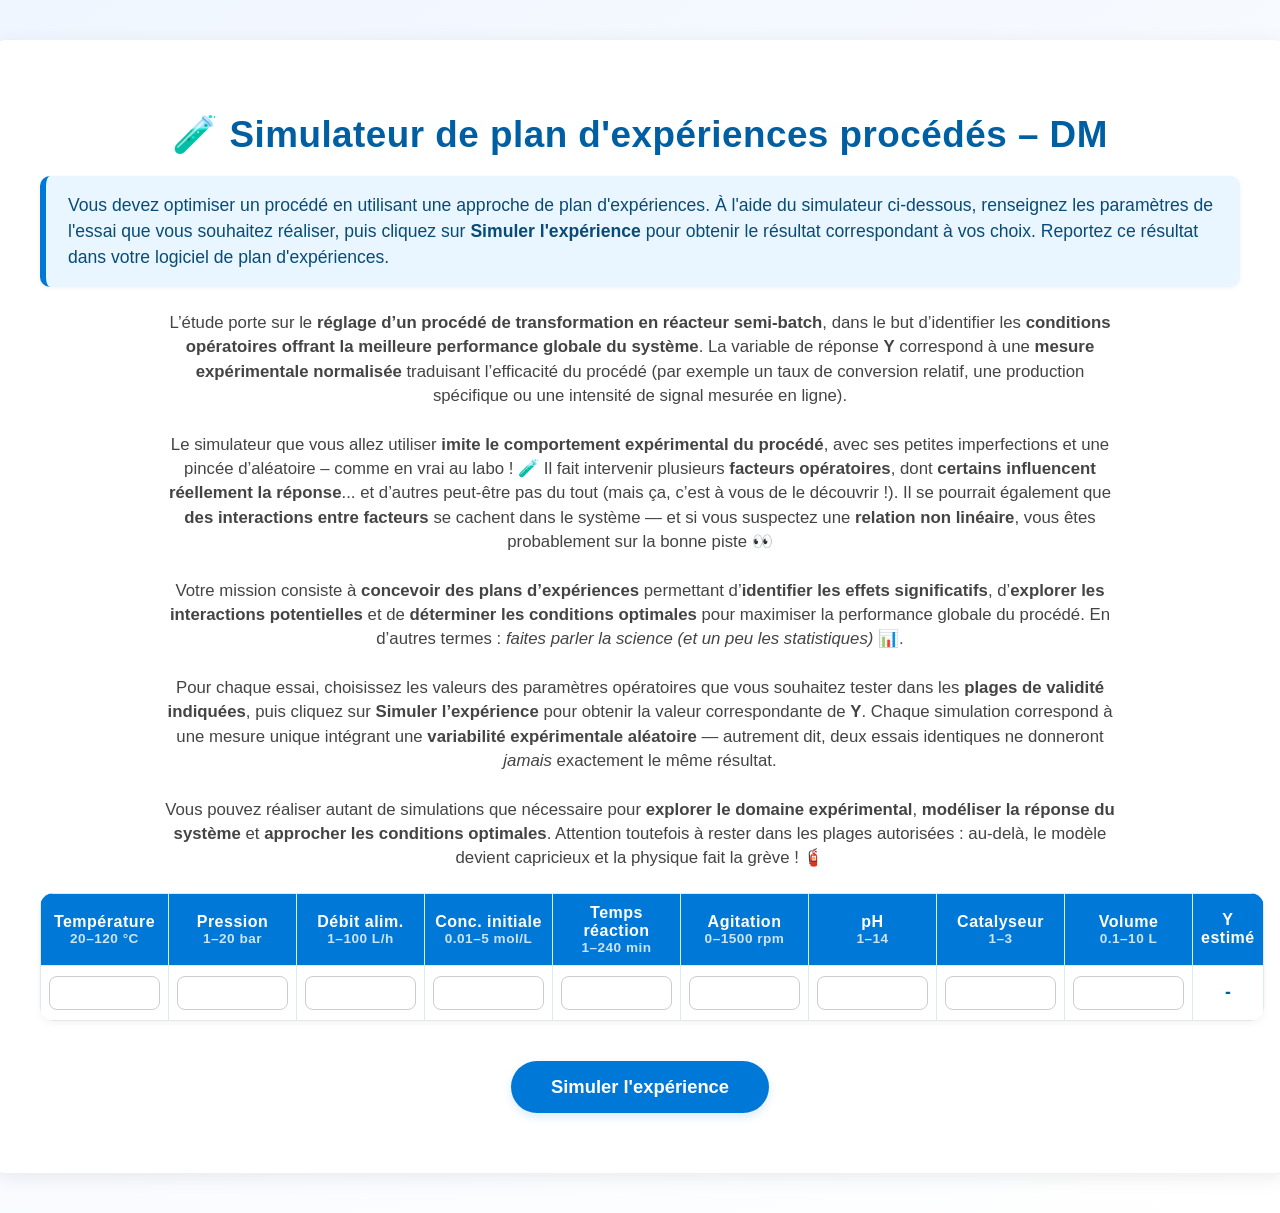
<file: index.html>
<!DOCTYPE html>
<html lang="fr">
<head>
  <meta charset="UTF-8">
  <title>🧪 Simulateur de plan d'expériences – DM </title>
  <meta name="viewport" content="width=device-width, initial-scale=1">
  <style>
    :root {
      --primary: #0078d7;
      --primary-dark: #005fa3;
      --bg: #f5f9fc;
      --table-bg: #fff;
      --text: #1b2a3a;
      --border: #e2e8f0;
      --shadow: 0 4px 20px rgba(0,0,0,0.08);
      --radius: 14px;
    }

    body {
      font-family: "Segoe UI", Roboto, Arial, sans-serif;
      background: linear-gradient(145deg, #f0f6ff, #ffffff);
      margin: 0;
      color: var(--text);
      min-height: 100vh;
      display: flex;
      justify-content: center;
      align-items: flex-start;
      padding: 40px 10px;
    }

    .container {
      background: var(--table-bg);
      box-shadow: var(--shadow);
      border-radius: var(--radius);
      width: 100%;
      max-width: 1200px;
      padding: 48px 48px 60px;
      animation: fadeIn 0.6s ease-out;
    }

    @keyframes fadeIn {
      from { opacity: 0; transform: translateY(10px); }
      to { opacity: 1; transform: translateY(0); }
    }

    h1 {
      text-align: center;
      color: var(--primary-dark);
      font-size: 2.3rem;
      margin-bottom: 20px;
      letter-spacing: 0.5px;
    }

    .objectif {
      background: #eaf6ff;
      color: #084b76;
      border-left: 6px solid var(--primary);
      padding: 16px 22px;
      border-radius: 10px;
      font-size: 1.1rem;
      line-height: 1.5;
      box-shadow: 0 1px 4px rgba(0,0,0,0.05);
      margin-bottom: 24px;
    }

    .desc {
      text-align: center;
      margin-bottom: 22px;
      color: #444;
      font-size: 1.05rem;
      max-width: 950px;
      margin-left: auto;
      margin-right: auto;
      line-height: 1.45;
    }

    table {
      border-collapse: collapse;
      width: 100%;
      background: white;
      border-radius: var(--radius);
      overflow: hidden;
      box-shadow: 0 2px 6px rgba(0,0,0,0.05);
      margin-top: 20px;
    }

    th, td {
      padding: 10px 8px;
      text-align: center;
      border: 1px solid var(--border);
    }

    th {
      background: var(--primary);
      color: white;
      font-weight: 600;
      letter-spacing: 0.5px;
    }

    .gamme {
      font-size: 0.85em;
      opacity: 0.8;
      display: block;
    }

    input[type="number"] {
      width: 95px;
      padding: 7px;
      border: 1px solid #ccc;
      border-radius: 8px;
      font-size: 1rem;
      text-align: center;
      transition: all 0.2s;
    }

    input[type="number"]:focus {
      border-color: var(--primary);
      background: #f0f8ff;
      box-shadow: 0 0 6px rgba(0,120,215,0.3);
      outline: none;
    }

    tr:hover td { background: #f8fbff; }

    .btn {
      display: block;
      background: var(--primary);
      color: white;
      border: none;
      border-radius: 50px;
      padding: 15px 40px;
      font-size: 1.15rem;
      font-weight: 600;
      cursor: pointer;
      margin: 40px auto 0;
      transition: all 0.3s;
      box-shadow: 0 4px 10px rgba(0,120,215,0.15);
    }

    .btn:hover {
      background: var(--primary-dark);
      box-shadow: 0 6px 18px rgba(0,95,163,0.25);
      transform: translateY(-2px);
    }

    #y_1 {
      font-weight: bold;
      color: var(--primary-dark);
      font-size: 1.1rem;
      transition: all 0.3s ease;
    }

    .highlight {
      background: #e8f8ff !important;
      animation: blink 0.5s;
    }

    @keyframes blink {
      from { background-color: #dff1ff; }
      to { background-color: transparent; }
    }

    @media (max-width: 950px) {
      th, td { font-size: 0.9rem; }
      input[type="number"] { width: 70px; }
    }
  </style>
</head>
<body>

<div class="container">
  <h1>🧪 Simulateur de plan d'expériences procédés – DM</h1>

  <div class="objectif">
    Vous devez optimiser un procédé en utilisant une approche de plan d'expériences.  
    À l'aide du simulateur ci-dessous, renseignez les paramètres de l'essai que vous souhaitez réaliser, puis cliquez sur <b>Simuler l'expérience</b> pour obtenir le résultat correspondant à vos choix.  
    Reportez ce résultat dans votre logiciel de plan d'expériences.
  </div>

  
  <div class="desc">
    L’étude porte sur le <b>réglage d’un procédé de transformation en réacteur semi-batch</b>, dans le but d’identifier les <b>conditions opératoires offrant la meilleure performance globale du système</b>.  
    La variable de réponse <b>Y</b> correspond à une <b>mesure expérimentale normalisée</b> traduisant l’efficacité du procédé (par exemple un taux de conversion relatif, une production spécifique ou une intensité de signal mesurée en ligne).  
    <br><br>
    Le simulateur que vous allez utiliser <b>imite le comportement expérimental du procédé</b>, avec ses petites imperfections et une pincée d’aléatoire – comme en vrai au labo&nbsp;! 🧪  
    Il fait intervenir plusieurs <b>facteurs opératoires</b>, dont <b>certains influencent réellement la réponse</b>... et d’autres peut-être pas du tout (mais ça, c’est à vous de le découvrir&nbsp;!).  
    Il se pourrait également que <b>des interactions entre facteurs</b> se cachent dans le système — et si vous suspectez une <b>relation non linéaire</b>, vous êtes probablement sur la bonne piste 👀
    <br><br>
    Votre mission consiste à <b>concevoir des plans d’expériences</b> permettant d’<b>identifier les effets significatifs</b>, d’<b>explorer les interactions potentielles</b> et de <b>déterminer les conditions optimales</b> pour maximiser la performance globale du procédé.  
    En d’autres termes&nbsp;: <i>faites parler la science (et un peu les statistiques)</i> 📊.
    <br><br>
    Pour chaque essai, choisissez les valeurs des paramètres opératoires que vous souhaitez tester dans les <b>plages de validité indiquées</b>, puis cliquez sur <b>Simuler l’expérience</b> pour obtenir la valeur correspondante de <b>Y</b>.  
    Chaque simulation correspond à une mesure unique intégrant une <b>variabilité expérimentale aléatoire</b> — autrement dit, deux essais identiques ne donneront <i>jamais</i> exactement le même résultat.  
    <br><br>
    Vous pouvez réaliser autant de simulations que nécessaire pour <b>explorer le domaine expérimental</b>, <b>modéliser la réponse du système</b> et <b>approcher les conditions optimales</b>.  
    Attention toutefois à rester dans les plages autorisées&nbsp;: au-delà, le modèle devient capricieux et la physique fait la grève&nbsp;! 🧯
  </div>


  <table>
    <thead>
      <tr>
        <th>Température<br><span class="gamme">20–120 °C</span></th>
        <th>Pression<br><span class="gamme">1–20 bar</span></th>
        <th>Débit alim.<br><span class="gamme">1–100 L/h</span></th>
        <th>Conc. initiale<br><span class="gamme">0.01–5 mol/L</span></th>
        <th>Temps réaction<br><span class="gamme">1–240 min</span></th>
        <th>Agitation<br><span class="gamme">0–1500 rpm</span></th>
        <th>pH<br><span class="gamme">1–14</span></th>
        <th>Catalyseur<br><span class="gamme">1–3</span></th>
        <th>Volume<br><span class="gamme">0.1–10 L</span></th>
        <th>Y estimé</th>
      </tr>
    </thead>
    <tbody>
      <tr>
        <td><input type="number" id="temp" min="20" max="120"></td>
        <td><input type="number" id="press" min="1" max="20"></td>
        <td><input type="number" id="debit" min="1" max="100"></td>
        <td><input type="number" id="conc" min="0.01" max="5" step="0.01"></td>
        <td><input type="number" id="temps" min="1" max="240"></td>
        <td><input type="number" id="agit" min="0" max="1500"></td>
        <td><input type="number" id="ph" min="1" max="14"></td>
        <td><input type="number" id="cat" min="1" max="3"></td>
        <td><input type="number" id="vol" min="0.1" max="10" step="0.1"></td>
        <td id="y_1">-</td>
      </tr>
    </tbody>
  </table>

  <button class="btn" onclick="calculer()">Simuler l'expérience</button>
</div>

<script>
  // Limites des variables 
  const limites = {
    temp:[20,120], press:[1,20], debit:[1,100],
    conc:[0.01,5], temps:[1,240], agit:[0,1500],
    ph:[1,14], cat:[1,3], vol:[0.1,10]
  };

  function normaliser(val, min, max) {
    return ((val - (min + max)/2) / ((max - min)/2));
  }

  // === Modèle caché ===
  function modele(temp, press, debit, conc, temps, agit, ph, cat, vol) {
    const bruit = (Math.random() - 0.5) * 1; // ±0.15 aléatoire

    const X1 = normaliser(temp, ...limites.temp);
    const X2 = normaliser(conc, ...limites.conc);
    const X3 = normaliser(ph, ...limites.ph);

    // Coefficients
    const b0 = 2.0;
    const b1 = 3.2;
    const b2 = 5.0;
    const b3 = 2.0;
    const b33 = -1.4;
    const b12 = 0.6;

    return b0 + b1*X1 + b2*X2 + b3*X3 + b33*X3*X3 + b12*X1*X2 + bruit;
  }

  function calculer() {
    const vals = {};
    for (const v in limites) {
      const val = parseFloat(document.getElementById(v).value);
      if (isNaN(val)) {
        alert("Veuillez renseigner toutes les valeurs avant de simuler !");
        return;
      }
      const [min, max] = limites[v];
      if (val < min || val > max) {
        alert(`⚠️ La valeur de ${v} doit être comprise entre ${min} et ${max}.`);
        return;
      }
      vals[v] = val;
    }

    const y = modele(...Object.values(vals));
    const yCell = document.getElementById('y_1');
    yCell.textContent = y.toFixed(3);
    yCell.classList.add('highlight');
    setTimeout(() => yCell.classList.remove('highlight'), 800);
  }
</script>
</body>
</html>
</file>
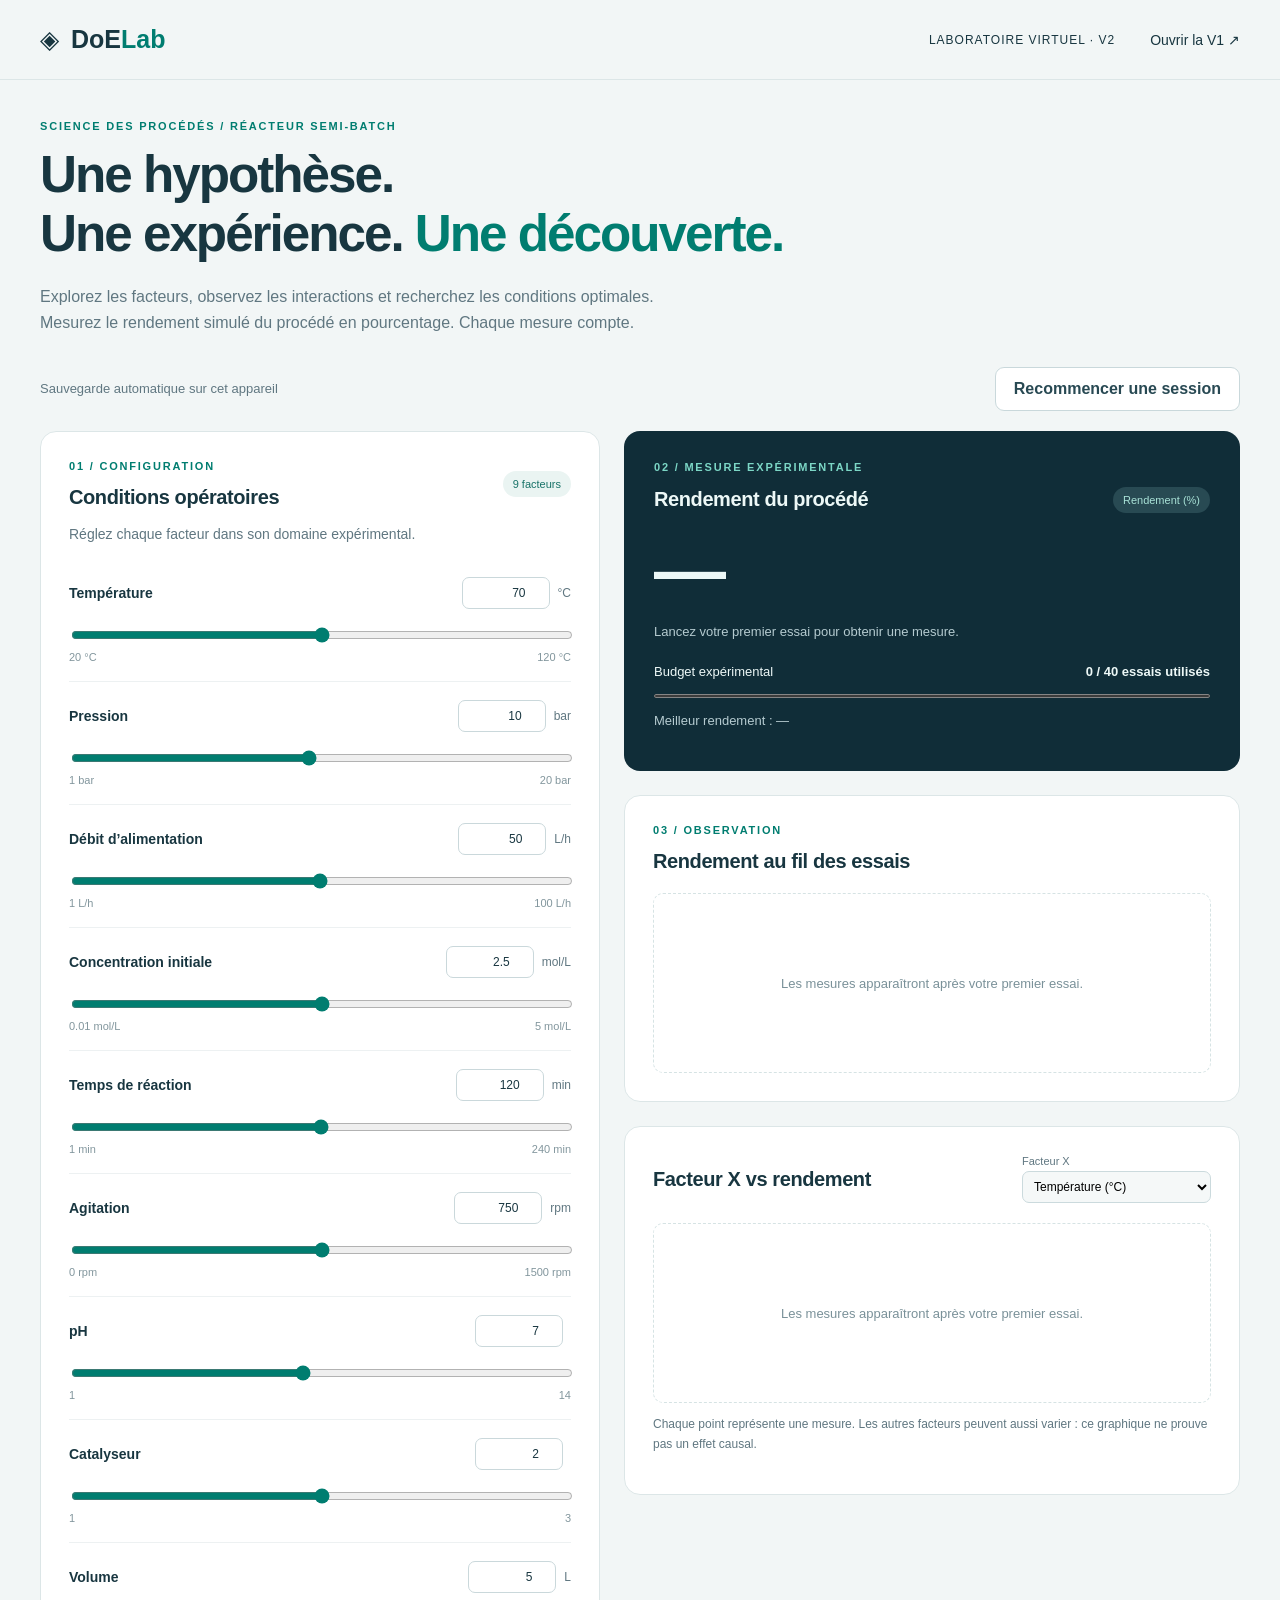
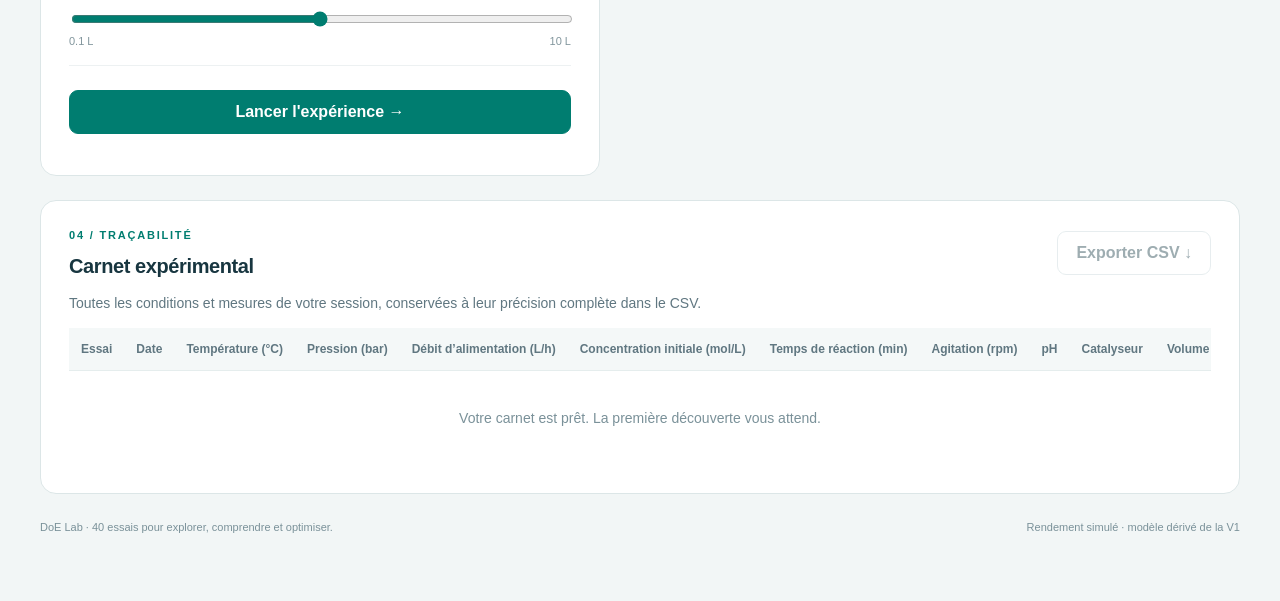
<file: v2/index.html>
<!doctype html>
<html lang="fr">
<head>
  <meta charset="utf-8">
  <meta name="viewport" content="width=device-width, initial-scale=1">
  <meta name="theme-color" content="#102d38">
  <title>DoE Lab — Laboratoire virtuel</title>
  <link rel="stylesheet" href="style.css">
  <script src="model.js" defer></script>
  <script src="app.js" defer></script>
</head>
<body>
  <header><a class="brand" href="./">◈ <span>DoE<span class="accent">Lab</span></span></a><nav aria-label="Navigation"><span>LABORATOIRE VIRTUEL · V2</span><a href="../">Ouvrir la V1 ↗</a></nav></header>
  <main>
    <section class="intro"><p class="eyebrow">SCIENCE DES PROCÉDÉS / RÉACTEUR SEMI-BATCH</p><h1>Une hypothèse.<br>Une expérience. <span>Une découverte.</span></h1><p>Explorez les facteurs, observez les interactions et recherchez les conditions optimales. Mesurez le rendement simulé du procédé en pourcentage. Chaque mesure compte.</p></section>
    <div class="toolbar"><p id="save-status" role="status">Sauvegarde automatique sur cet appareil</p><button id="restart" class="secondary">Recommencer une session</button></div>
    <div class="workspace">
      <section class="panel controls"><div class="section-title"><div><p class="eyebrow">01 / CONFIGURATION</p><h2>Conditions opératoires</h2></div><span class="badge">9 facteurs</span></div><p class="muted">Réglez chaque facteur dans son domaine expérimental.</p><form id="experiment-form"><div id="factors"></div><button id="run" class="primary" type="submit">Lancer l'expérience →</button></form><p id="message" role="status" aria-live="polite"></p></section>
      <div class="observations"><section class="result-panel"><p class="eyebrow">02 / MESURE EXPÉRIMENTALE</p><div class="result-heading"><h2>Rendement du procédé</h2><span class="badge">Rendement (%)</span></div><output id="result" aria-live="polite">—</output><p id="result-detail">Lancez votre premier essai pour obtenir une mesure.</p><div class="budget"><span>Budget expérimental</span><strong id="counter">0 / 40 essais</strong></div><progress id="budget" max="40" value="0" aria-label="Essais utilisés"></progress><p id="best">Meilleur rendement : —</p></section>
      <section class="panel"><p class="eyebrow">03 / OBSERVATION</p><h2>Rendement au fil des essais</h2><div id="history-chart" class="chart"></div></section>
      <section class="panel"><div class="section-title"><h2>Facteur X vs rendement</h2><label class="select-label">Facteur X<select id="x-factor"></select></label></div><div id="scatter-chart" class="chart"></div><p class="muted small">Chaque point représente une mesure. Les autres facteurs peuvent aussi varier : ce graphique ne prouve pas un effet causal.</p></section></div>
    </div>
    <section class="panel notebook"><div class="section-title"><div><p class="eyebrow">04 / TRAÇABILITÉ</p><h2>Carnet expérimental</h2></div><button id="export" class="secondary" disabled>Exporter CSV ↓</button></div><p class="muted">Toutes les conditions et mesures de votre session, conservées à leur précision complète dans le CSV.</p><div class="table-scroll"><table><caption class="sr-only">Expériences réalisées</caption><thead id="table-head"></thead><tbody id="table-body"></tbody></table></div><p id="empty">Votre carnet est prêt. La première découverte vous attend.</p></section>
    <footer>DoE Lab · 40 essais pour explorer, comprendre et optimiser.<span>Rendement simulé · modèle dérivé de la V1</span></footer>
  </main>
  <dialog id="reset-dialog"><h2>Commencer une nouvelle session ?</h2><p>Le carnet actuel sera effacé sur cet appareil. Exportez vos mesures avant de continuer.</p><div class="dialog-actions"><button id="cancel-reset" class="secondary">Conserver la session</button><button id="confirm-reset" class="primary">Recommencer</button></div></dialog>
  <noscript>Activez JavaScript pour utiliser le laboratoire virtuel.</noscript>
</body>
</html>
</file>
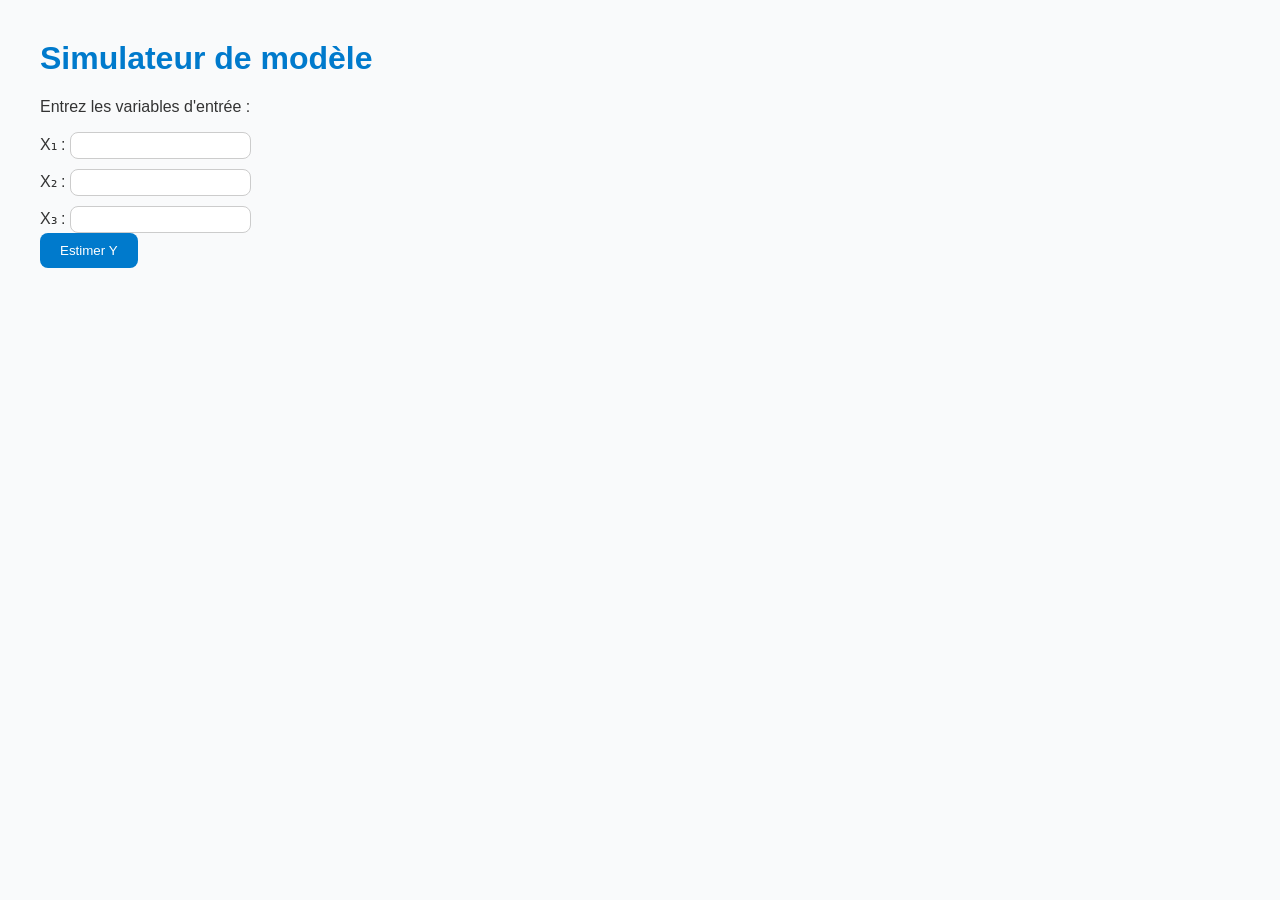
<file: simulateur-modele-y.html>
<!DOCTYPE html>
<html lang="fr">
<head>
  <meta charset="UTF-8">
  <title>Simulateur de modèle Y</title>
  <style>
    body {
      font-family: Arial, sans-serif;
      margin: 40px;
      background: #f9fafb;
      color: #333;
    }
    h1 { color: #007acc; }
    .inputs {
      display: grid;
      gap: 10px;
      max-width: 300px;
    }
    input {
      padding: 5px;
      border: 1px solid #ccc;
      border-radius: 8px;
    }
    button {
      background: #007acc;
      color: white;
      border: none;
      padding: 10px 20px;
      border-radius: 8px;
      cursor: pointer;
    }
    button:hover {
      background: #005fa3;
    }
    #resultat {
      margin-top: 20px;
      font-size: 1.2em;
      font-weight: bold;
    }
  </style>
</head>
<body>
  <h1>Simulateur de modèle</h1>
  <p>Entrez les variables d'entrée :</p>
  
  <div class="inputs">
    <label>X₁ : <input type="number" id="x1" step="any"></label>
    <label>X₂ : <input type="number" id="x2" step="any"></label>
    <label>X₃ : <input type="number" id="x3" step="any"></label>
  </div>

  <button onclick="calculer()">Estimer Y</button>
  <div id="resultat"></div>

  <script>
    function calculer() {
      const x1 = parseFloat(document.getElementById('x1').value) || 0;
      const x2 = parseFloat(document.getElementById('x2').value) || 0;
      const x3 = parseFloat(document.getElementById('x3').value) || 0;

      // 🎯 Simulation d'un "modèle"
      const y = 3*x1 - 0.8*x2 + 2*Math.sin(x3) + Math.random()*0.5;

      document.getElementById('resultat').innerText = `Y estimé = ${y.toFixed(3)}`;
    }
  </script>
</body>
</html>
</file>
<file: v2/style.css>
:root{font-family:Inter,"Segoe UI",sans-serif;color:#183640;background:#f2f6f6;font-synthesis:none;--accent:#007d70;--border:#dce6e7}*{box-sizing:border-box}body{margin:0}header{max-width:1440px;margin:auto;padding:25px 40px;display:flex;justify-content:space-between;align-items:center;border-bottom:1px solid var(--border)}a{color:inherit;text-decoration:none}.brand{display:flex;align-items:center;gap:12px;font-size:25px;font-weight:750}.accent{color:var(--accent)}nav{display:flex;align-items:center;gap:35px;font-size:12px;letter-spacing:1px}nav a{letter-spacing:0;font-size:14px}main{max-width:1440px;margin:auto;padding:40px}.intro{max-width:850px}.eyebrow{font-size:11px;font-weight:700;letter-spacing:1.8px;color:var(--accent);margin:0 0 14px}h1{font-size:clamp(32px,4vw,53px);line-height:1.15;letter-spacing:-2px;margin:0 0 20px}h1 span{color:var(--accent)}.intro>p:last-child{max-width:630px;color:#607781;line-height:1.65}h2{font-size:20px;letter-spacing:-.4px;margin:0}button,input,select{font:inherit}button{cursor:pointer;border-radius:9px;padding:12px 18px;font-weight:600;min-height:44px}button:disabled{opacity:.45;cursor:not-allowed}.primary{background:var(--accent);color:white;border:1px solid var(--accent)}.primary:hover:enabled{background:#006559}.secondary{background:white;color:#284953;border:1px solid #c9d8db}.secondary:hover:enabled{background:#e9f2f1}:focus-visible{outline:3px solid #e3ac38;outline-offset:3px}.toolbar{display:flex;justify-content:space-between;align-items:center;margin:30px 0 20px;gap:15px}.toolbar p{font-size:13px;color:#607781}.workspace{display:grid;grid-template-columns:1fr 1.1fr;gap:24px;align-items:start}.panel{padding:28px;background:white;border:1px solid var(--border);border-radius:16px}.section-title,.result-heading{display:flex;align-items:center;justify-content:space-between;gap:15px}.badge{font-size:11px;white-space:nowrap;background:#eaf4f2;color:#177268;border-radius:20px;padding:7px 10px}.muted{color:#607781;font-size:14px;line-height:1.6}.small{font-size:12px}.factor{padding:18px 0;border-bottom:1px solid #edf1f2}.factor-top{display:flex;align-items:center;justify-content:space-between;gap:12px;margin-bottom:12px}.factor label{font-weight:600;font-size:14px}.number-wrap{display:flex;align-items:center;gap:8px;color:#607781;font-size:12px}.number-wrap input{width:88px;padding:8px;border:1px solid #cad8db;border-radius:7px;color:#183640;text-align:right}input[type=range]{width:100%;accent-color:var(--accent);cursor:pointer;min-height:24px}.bounds{display:flex;justify-content:space-between;color:#82969d;font-size:11px}#run{width:100%;margin-top:24px}#message{font-size:13px;line-height:1.5;color:#975019;margin-bottom:0}.observations{display:grid;gap:24px}.result-panel{background:#102d38;color:#edf8f7;padding:30px;border-radius:16px}.result-panel .eyebrow{color:#7cd7c6}.result-panel .badge{background:#284a53;color:#a9e2d7}#result{display:block;font-size:72px;letter-spacing:-3px;font-weight:650;margin:16px 0 4px;font-variant-numeric:tabular-nums}.result-panel p:not(.eyebrow){color:#b5cbd0;font-size:13px}.budget{display:flex;justify-content:space-between;font-size:13px;margin-top:25px}progress{width:100%;height:8px;accent-color:#65d4bb;margin-top:13px}progress::-webkit-progress-bar{background:#35515a;border-radius:20px}progress::-webkit-progress-value{background:#65d4bb;border-radius:20px}.chart{margin-top:20px;min-height:180px}.chart svg{display:block;width:100%;height:auto}.chart-empty{min-height:180px;display:grid;place-items:center;text-align:center;border:1px dashed #d6e3e4;border-radius:10px;color:#7a9199;font-size:13px}.select-label{font-size:11px;color:#607781}select{display:block;margin-top:4px;max-width:200px;padding:7px;background:#f5f8f8;border:1px solid #cbdadd;border-radius:7px;font-size:12px}.notebook{margin-top:24px}.table-scroll{overflow-x:auto}table{border-collapse:collapse;width:100%;font-size:12px;white-space:nowrap;text-align:right}th,td{padding:14px 12px;border-bottom:1px solid #e5eded}th{background:#f4f8f8;color:#607781;font-weight:600}td:last-child{color:var(--accent);font-weight:700}tr:hover{background:#f3f9f7}#empty{text-align:center;padding:25px;color:#7a9199;font-size:14px}footer{display:flex;justify-content:space-between;gap:20px;font-size:11px;color:#7a9199;padding:25px 0;line-height:1.5}dialog{max-width:480px;border:1px solid var(--border);border-radius:16px;padding:28px;color:#183640}dialog p{line-height:1.6;color:#607781}dialog::backdrop{background:#102d3899}.dialog-actions{display:flex;justify-content:flex-end;gap:10px}.sr-only{position:absolute;width:1px;height:1px;overflow:hidden;clip:rect(0,0,0,0)}@media(max-width:900px){.workspace{grid-template-columns:1fr}.controls{order:0}header,main{padding:24px}nav>span{display:none}footer{flex-direction:column;gap:5px}}@media(max-width:480px){header,main{padding:18px}.panel,.result-panel{padding:20px}.toolbar{align-items:flex-start;flex-direction:column}.section-title{flex-wrap:wrap}.dialog-actions{flex-direction:column}h1{letter-spacing:-1px}}
</file>
